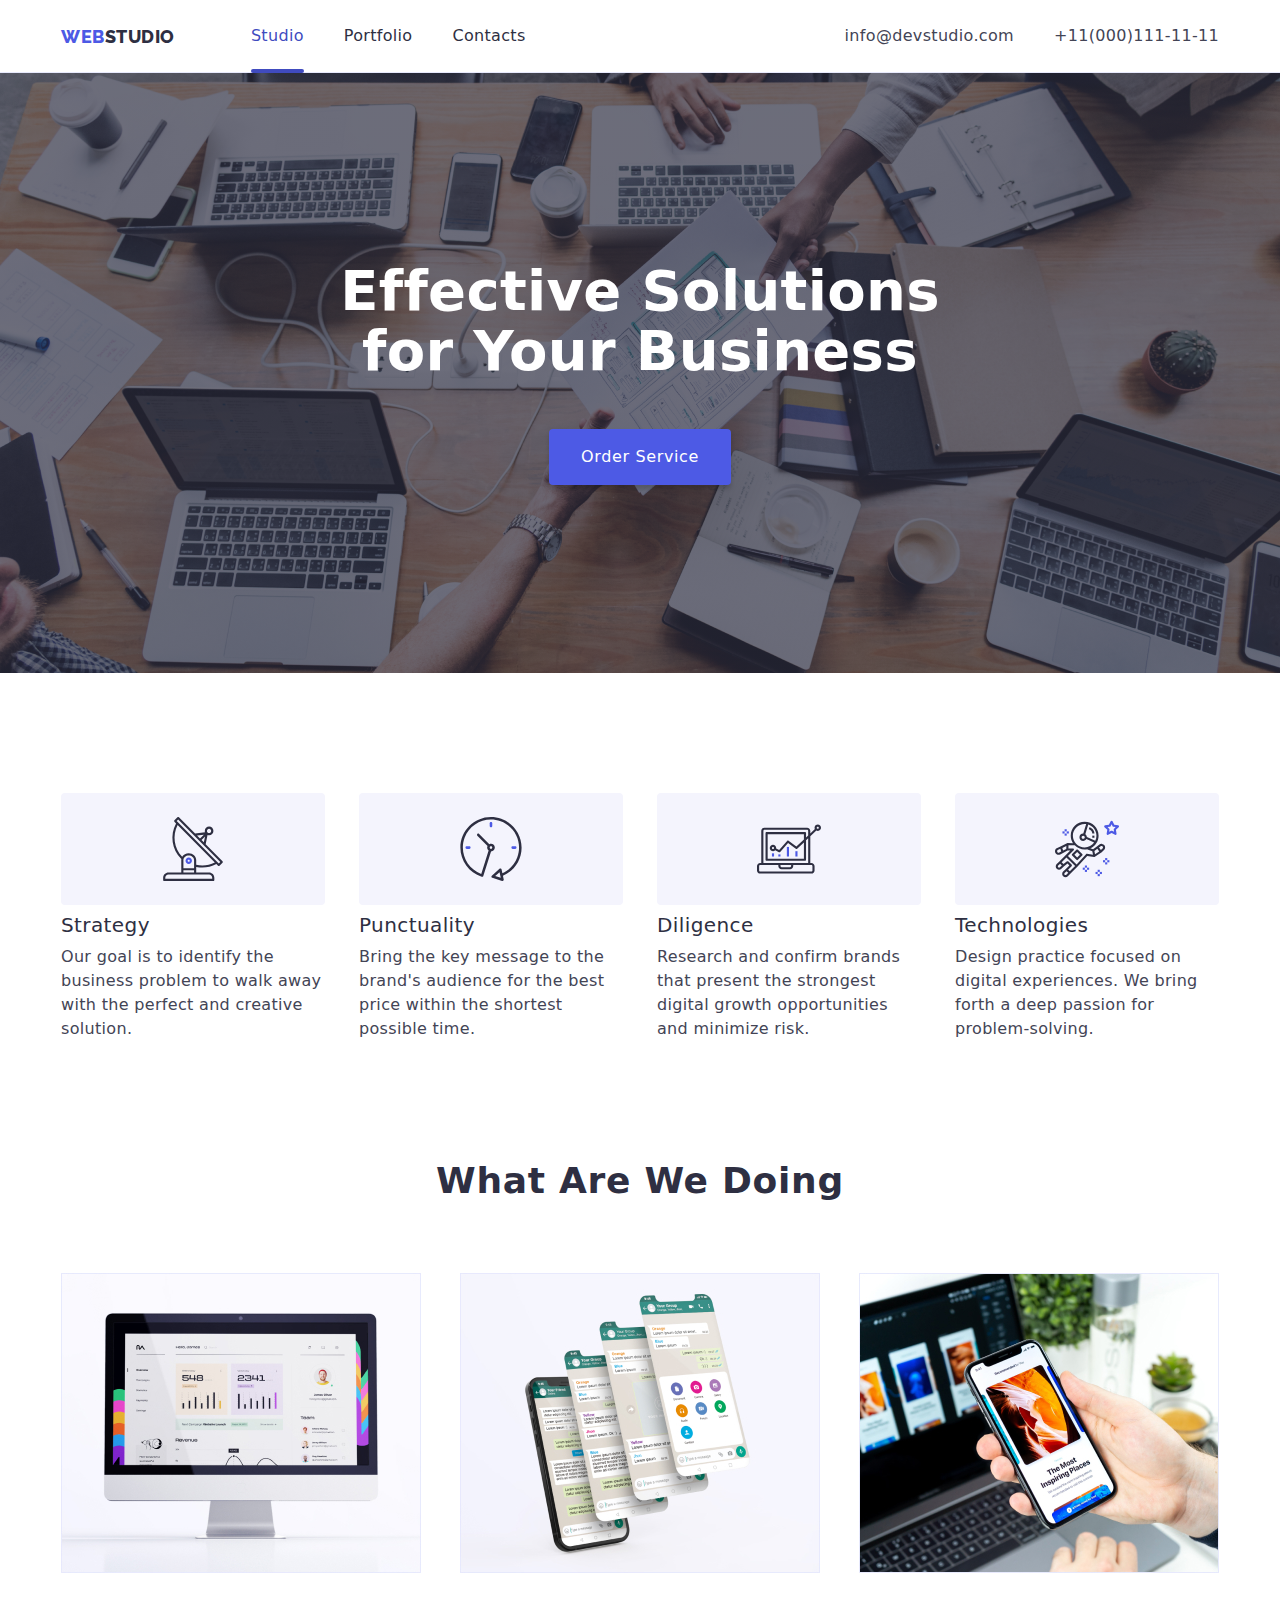
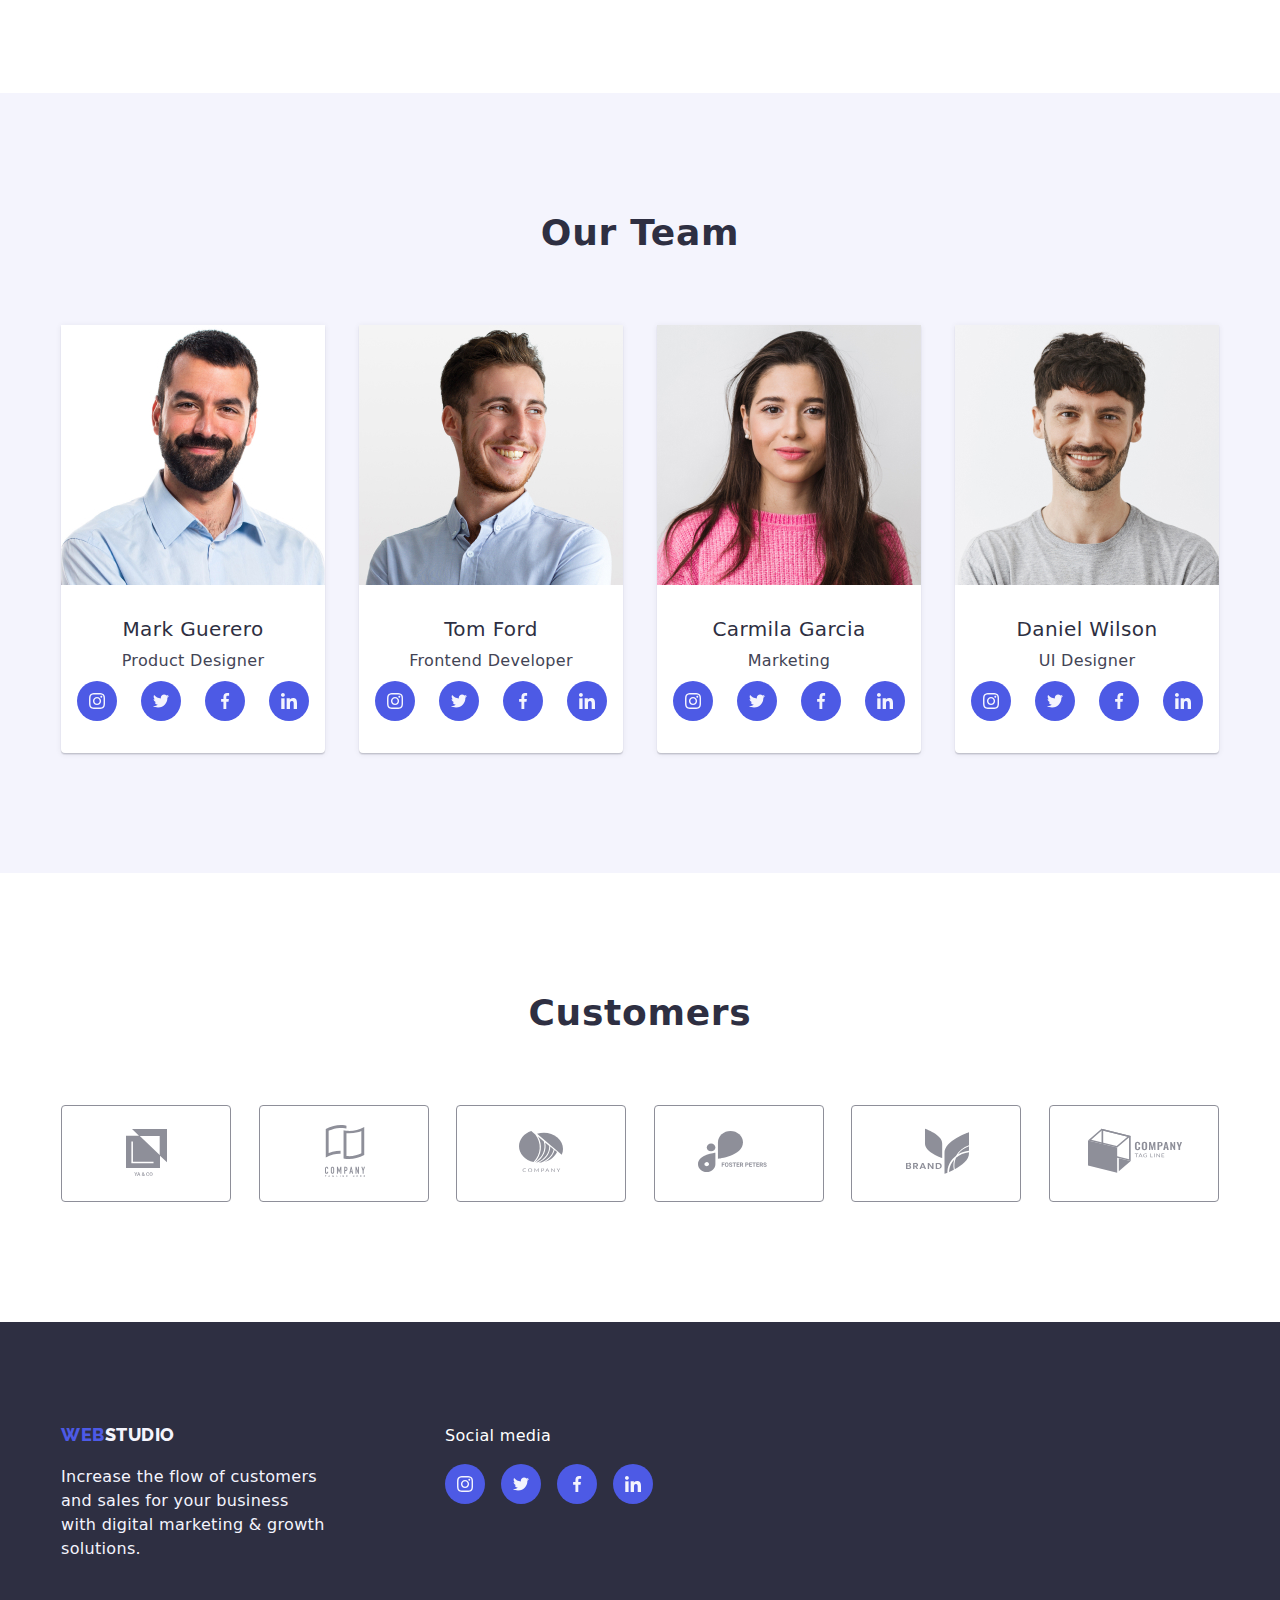
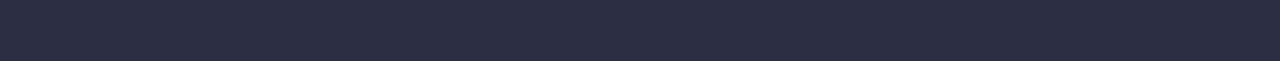
<file: index.html>
<!DOCTYPE html>
<html lang="en">
<head>
    <meta charset="UTF-8">
    <meta name="description" content="WebStudio HomeWork2 HTML">
    <title>Rome_HW5-Web Studio</title>
    <link href="https://fonts.googleapis.com/css2?family=Raleway:wght@800&family=Roboto:wght@400;500;700;900&display=swap" rel="stylesheet">
    <link rel="stylesheet" href="./css/style.css"/>
    <!-- CSS Normalizer -->
    <link rel="stylesheet" href="https://cdnjs.cloudflare.com/ajax/libs/modern-normalize/2.0.0/modern-normalize.min.css" />
</head>
<body>
    <header class="header">
      <div class="container header-container">
            <nav class="nav">
                <a class="nav-pagelogo" href="./index.html">Web<span class="nav-pagelogo-style">Studio</span></a>
                <ul class="nav-list">
                    <li class="nav-list-item" ><a class="nav-link studio-active" href="./index.html"> Studio </a> </li>
                    <li class="nav-list-item"><a class ="nav-link "  href="./portfolio.html"> Portfolio</a> </li>   
                    <li class="nav-list-item"> <a class ="nav-link"  href="./studio.html"> Contacts </a></li> 
                </ul>
            </nav>
            <address class="address">
                <ul class="address-list">
                    <li  class="address-list-item"><a class="address-link" href="mailto:info@devstudio.com"> info@devstudio.com</a></li>
                    <li class="address-list-item"><a  class="address-link" href="tel:+11(000)111-11-11"> +11(000)111-11-11 </a></li>
                </ul>
            </address>
      </div>
    </header>

    <main class="main">
        <section class="hero-section">
        <div class="container hero-container">
           <h1 class="hero-title"> Effective Solutions <br> for Your Business</h1>
           <button  type="button" class="hero-button" data-modal-open>Order Service</button>
        </div>
        </section>

        <!-- modal window -->
        <div class="window-backdrop is-hidden" data-modal>
            <div class="modal">
                <button type="button" class="close" data-modal-close>
                    <svg class="icon" width="8" height="8">
                        <use href="./images/icons.svg#close"></use>
                    </svg>
                </button>
            </div>
        </div>
      

        <section class="section about-section ">
            <div class="container about-container"> 
                <h2 hidden class="about-title"> Values</h2>
                <ul class="about-list">
                    <li  class="about-list-item"> 
                        <img class="about-img" src="images/antenna-icon.svg" alt="antenna-icon" width="">
                        <h3 class="about-header">Strategy </h3>
                        <p class="about-description"> Our goal is to identify the business
                            problem to walk away with the perfect and creative solution. </p> 
                    </li>
                    <li  class="about-list-item"> 
                        <img class="about-img" src="images/clock-icon.svg" alt="clock-icon" width="">
                        <h3 class="about-header">Punctuality</h3> 
                        <p  class="about-description">Bring the key message to the brand's audience for the best price within the shortest possible time.   </p>   
                    </li>
                    <li class="about-list-item"> 
                        <img class="about-img" src="images/diagram-icon.svg" alt="diagram-icon" width="">
                        <h3 class="about-header">Diligence</h3>
                        <p class="about-description">  Research and confirm brands that present the strongest digital growth opportunities and minimize risk.</p>
                        
                    </li>
                    <li class="about-list-item"> 
                        <img class="about-img" src="images/astronaut-icon.svg" alt="astronaut-icon" width="">
                        <h3 class="about-header">Technologies </h3>
                        <p class="about-description"> Design practice focused on digital experiences. We bring forth a deep passion for problem-solving. </p>
                    </li>
                </ul>
            </div>
        </section>

        <section class=" section solution-section"> 
            <div class="container solution-container">
                <h2 class="solution-title"> What Are We Doing</h2>
                <ul class="solution-list">
                    <li class ="solution-list-item"> <img class="solution-item-img" src="images/desktop-img.jpg" alt=" desktop solution" width="360"> </li>
                    <li class ="solution-list-item"><img class="solution-item-img" src="images/mobile-img.jpg" alt=" mobile solution" width="360">  </li>
                    <li class ="solution-list-item"> <img class="solution-item-img" src="images/hybrid-img.jpg" alt=" hybrid solution" width="360">  </li>
                </ul>
            </div>
        </section>

        <section class=" section team-section">
            <div class="container team-container"> 
                <h2 class="team-title">  Our Team</h2>
                <ul class="team-list">
                    <li  class="team-list-item">
                        <img src="images/img1.jpg" alt="employee1" width="264">
                        <div class="team-list-details"> 
                            <h3 class="team-name"> Mark Guerero</h3> 
                            <p class="team-job-description"> Product Designer</p>
                            <ul class="team-social-media-lists">
                                <li class="team-social-media-item"> <a href="#" target="blank">
                                    <svg class="team-social-media-icon" width="16" height="16">
                                        <use href="images/icons.svg#instagram"> </use>
                                    </svg> </a>
                                </li>
                                <li class="team-social-media-item"> <a  href="#" target="blank">
                                        <svg class="team-social-media-icon" width="16" height="16">
                                            <use href="images/icons.svg#twitter"> </use>
                                        </svg> </a>
                                </li>
                                <li class="team-social-media-item"> <a href="#" target="blank">
                                        <svg class="team-social-media-icon" width="16" height="16">
                                            <use href="images/icons.svg#facebook"> </use>
                                        </svg> </a>
                                </li>
                                <li class="team-social-media-item"> <a href="#" target="blank">
                                    <svg class="team-social-media-icon" width="16" height="16">
                                        <use href="images/icons.svg#linkedin"> </use>
                                    </svg> </a>
                                </li>
                            </ul>
                        </div>
                     </li>
                     <li class="team-list-item"> <img src="images/img2.jpg" alt="employee2" width="264">
                         <div class="team-list-details">    
                            <h3 class="team-name"> Tom Ford </h3> 
                            <p class="team-job-description">Frontend Developer </p>
                            <ul class="team-social-media-lists">
                                <li class="team-social-media-item"> <a href="#" target="blank">
                                        <svg class="team-social-media-icon" width="16" height="16">
                                            <use href="images/icons.svg#instagram"> </use>
                                        </svg> </a>
                                </li>
                                <li class="team-social-media-item"> <a href="#" target="blank">
                                        <svg class="team-social-media-icon" width="16" height="16">
                                            <use href="images/icons.svg#twitter"> </use>
                                        </svg> </a>
                                </li>
                                <li class="team-social-media-item"> <a href="#" target="blank">
                                        <svg class="team-social-media-icon" width="16" height="16">
                                            <use href="images/icons.svg#facebook"> </use>
                                        </svg> </a>
                                </li>
                                <li class="team-social-media-item"> <a href="#" target="blank">
                                        <svg class="team-social-media-icon" width="16" height="16">
                                            <use href="images/icons.svg#linkedin"> </use>
                                        </svg> </a>
                                </li>
                            </ul>
                        </div>
                     </li>    
                     <li class="team-list-item"><img src="images/img3.jpg" alt="employee3" width="264">
                         <div class="team-list-details"> 
                            <h3 class="team-name">Carmila Garcia </h3> 
                            <p class="team-job-description"> Marketing </p>
                            <ul class="team-social-media-lists">
                                <li class="team-social-media-item"> <a href="#" target="blank">
                                        <svg class="team-social-media-icon" width="16" height="16">
                                            <use href="images/icons.svg#instagram"> </use>
                                        </svg> </a>
                                </li>
                                <li class="team-social-media-item"> <a href="#" target="blank">
                                        <svg class="team-social-media-icon" width="16" height="16">
                                            <use href="images/icons.svg#twitter"> </use>
                                        </svg> </a>
                                </li>
                                <li class="team-social-media-item"> <a href="#" target="blank">
                                        <svg class="team-social-media-icon" width="16" height="16">
                                            <use href="images/icons.svg#facebook"> </use>
                                        </svg> </a>
                                </li>
                                <li class="team-social-media-item"> <a href="#" target="blank">
                                        <svg class="team-social-media-icon" width="16" height="16">
                                            <use href="images/icons.svg#linkedin"> </use>
                                        </svg> </a>
                                </li>
                            </ul>
                        </div>
                     </li>
                     <li class="team-list-item"><img src="images/img4.jpg" alt="employee4" width="264">
                        <div class="team-list-details">
                            <h3 class="team-name"> Daniel Wilson  </h3>
                            <p class="team-job-description"> UI Designer</p>
                            <ul class="team-social-media-lists">
                                <li class="team-social-media-item"> <a href="#" target="blank">
                                        <svg class="team-social-media-icon" width="16" height="16">
                                            <use href="images/icons.svg#instagram"> </use>
                                        </svg> </a>
                                </li>
                                <li class="team-social-media-item"> <a href="#" target="blank">
                                        <svg class="team-social-media-icon" width="16" height="16">
                                            <use href="images/icons.svg#twitter"> </use>
                                        </svg> </a>
                                </li>
                                <li class="team-social-media-item"> <a href="#" target="blank">
                                        <svg class="team-social-media-icon" width="16" height="16">
                                            <use href="images/icons.svg#facebook"> </use>
                                        </svg> </a>
                                </li>
                                <li class="team-social-media-item"> <a href="#" target="blank">
                                        <svg class="team-social-media-icon" width="16" height="16">
                                            <use href="images/icons.svg#linkedin"> </use>
                                        </svg> </a>
                                </li>
                            </ul>
                        </div>   
                    </li>
                </ul>
            </div>
        </section>
        <section class="customer-section">
            <div class="container customer-container">
                <h2 class="customer-title"> Customers</h2>
                <ul class="customer-list">
                    <li class="customer-list-item"> 
                        <svg class="customer-icon" width="104" height="56"> <use href="images/icons.svg#customer1"> </use> </svg>
                </li>
                    <li class="customer-list-item customer2">
                        <svg class="customer-icon" width="104" height="56">
                            <use href="images/icons.svg#customer2"> </use>
                        </svg>
                    </li>
                    <li class="customer-list-item">
                        <svg class="customer-icon" width="104" height="56">
                            <use href="images/icons.svg#customer3"> </use>
                        </svg>
                    </li>
                    <li class="customer-list-item">
                        <svg class="customer-icon" width="104" height="56">
                            <use href="images/icons.svg#customer4"> </use>
                        </svg>
                    </li>
                    <li class="customer-list-item">
                        <svg class="customer-icon" width="104" height="56">
                            <use href="images/icons.svg#customer5"> </use>
                        </svg>
                    </li>
                    <li class="customer-list-item">
                        <svg class="customer-icon" width="104" height="56">
                            <use href="images/icons.svg#customer6"> </use>
                        </svg>
                    </li>
                </ul>
            </div>

        </section>

    </main>

    <footer class="footer-logo"> 

        <ul class="footer-logo-social-media-list container">
            <li class="footer-container">
                <a class="footer-logo-web" href="/goit-markup-hw-03">Web<span class="footer-logo-studio">Studio</span></a>
                <p class="footer-logo-description"> Increase the flow of customers and sales for your business with digital marketing & growth solutions.  </p>
            </li>

            <li class="footer-social-media-items">
                <p class="footer-smedia-header"> Social media </p>
                <ul class="footer-social-media-list"> 
                    <li class="footer-social-media-item"> <a href="#" target="blank">
                            <svg class="footer-social-media-icon" width="16" height="16">
                                <use href="images/icons.svg#instagram"> </use>
                            </svg> </a>
                    </li>
                    <li class="footer-social-media-item"> <a href="#" target="blank">
                            <svg class="footer-social-media-icon" width="16" height="16">
                                <use href="images/icons.svg#twitter"> </use>
                            </svg> </a>
                    </li>
                    <li class="footer-social-media-item"> <a href="#" target="blank">
                            <svg class="footer-social-media-icon" width="16" height="16">
                                <use href="images/icons.svg#facebook"> </use>
                            </svg> </a>
                    </li>
                    <li class="footer-social-media-item"> <a href="#" target="blank">
                            <svg class="footer-social-media-icon" width="16" height="16">
                                <use href="images/icons.svg#linkedin"> </use>
                            </svg> </a>

                    </li>
                </ul>
            </li>
        </ul>
         
    </footer>
    <script src="modal.js"></script>
</body>
</html>
</file>
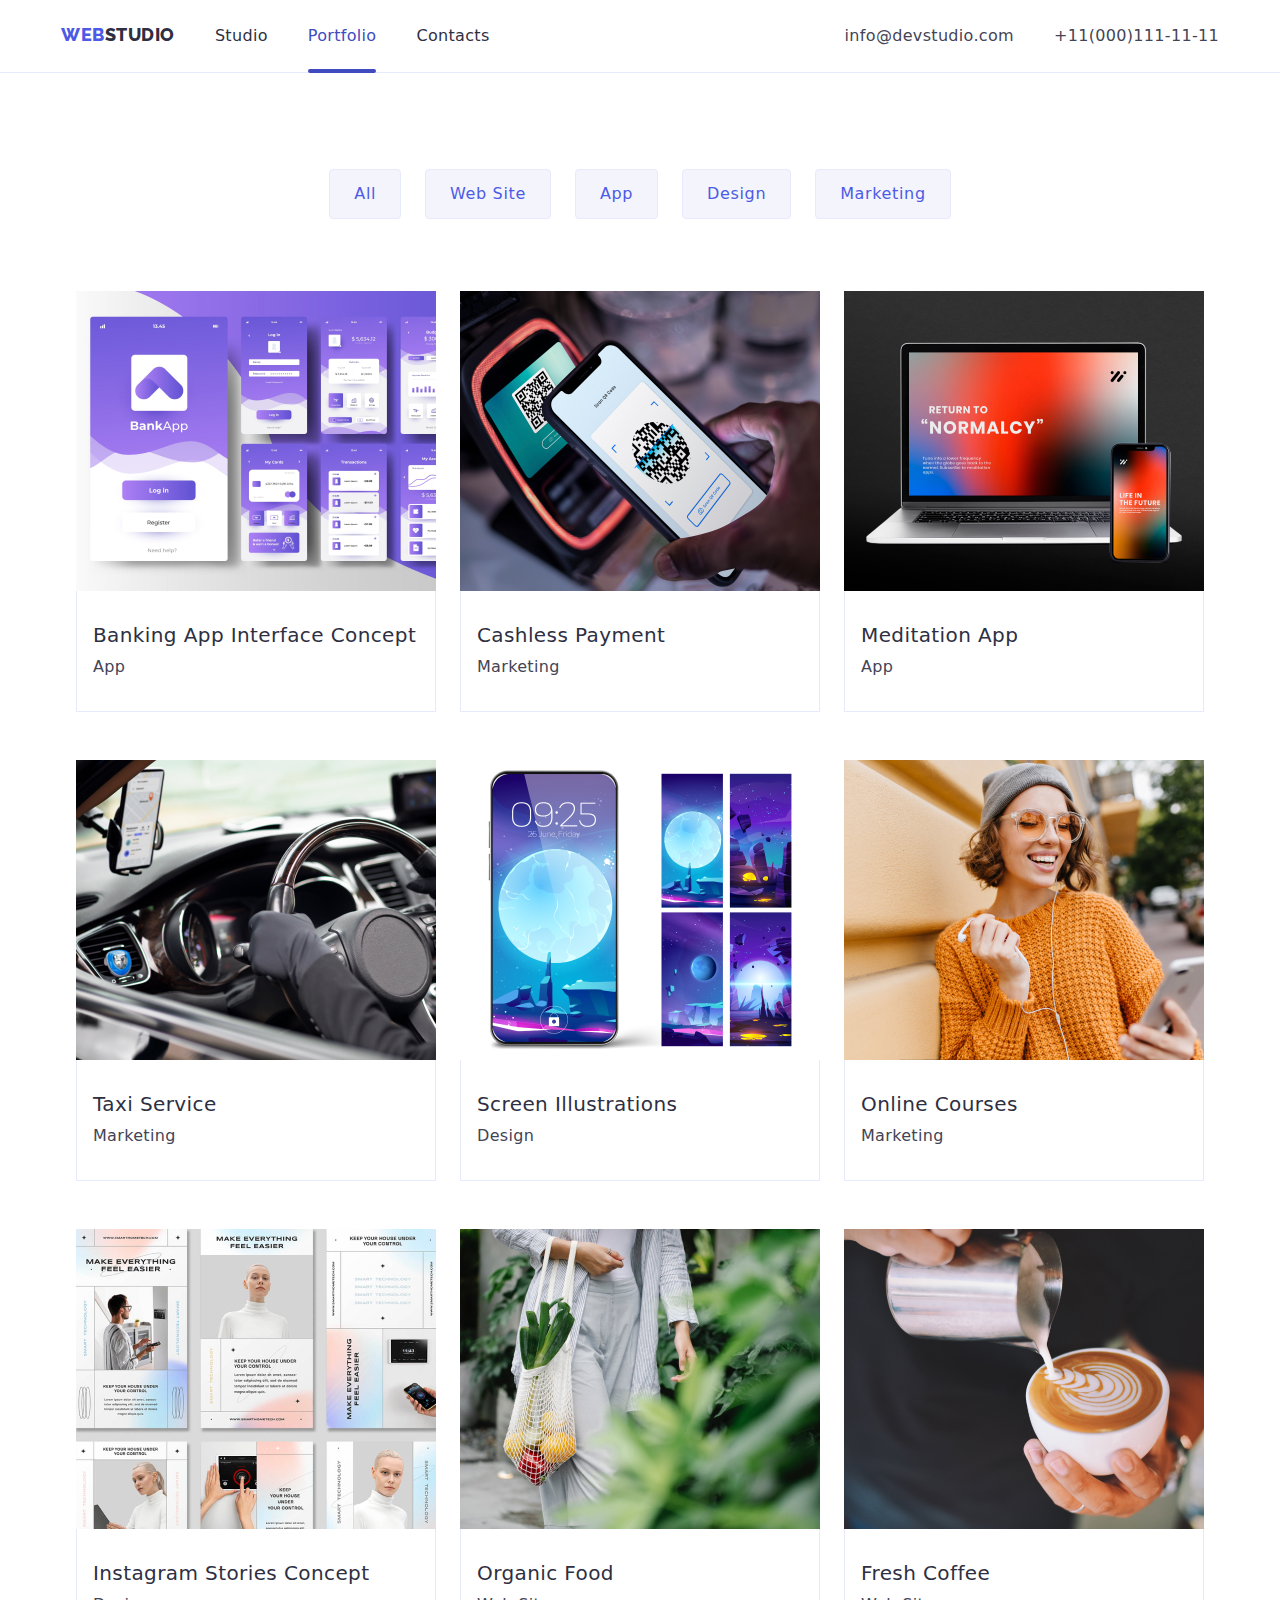
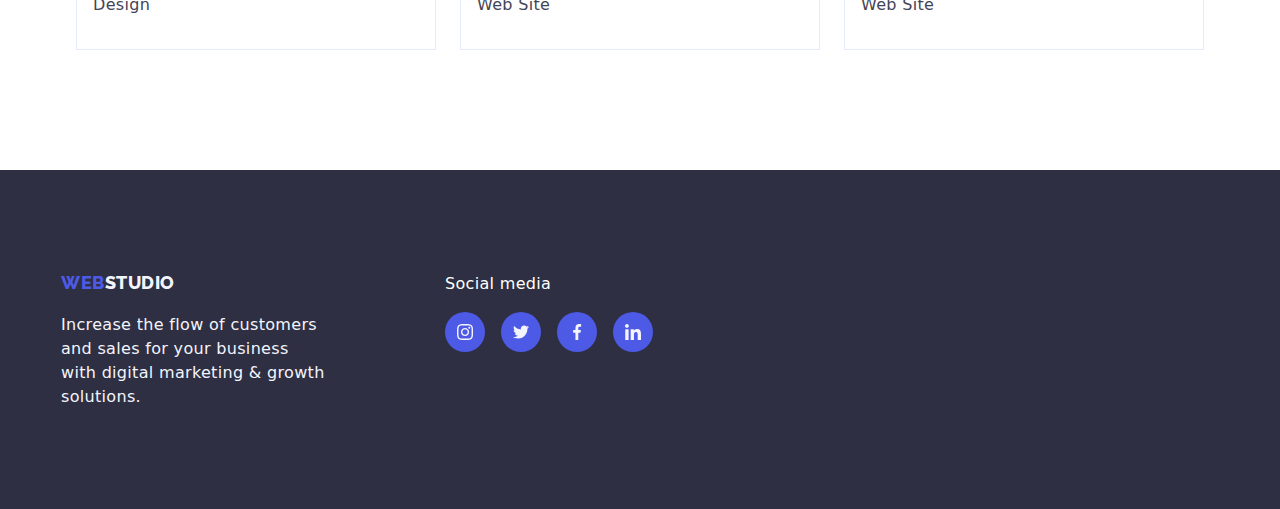
<file: portfolio.html>
<!DOCTYPE html>
<html lang="en">
<head>
    <meta charset="UTF-8">
    <meta name="viewport" content="width=device-width, initial-scale=1.0">
    <title>Rome_HW5_Porfolio</title>
    <link href="https://fonts.googleapis.com/css2?family=Raleway:wght@800&family=Roboto:wght@400;500;700;900&display=swap" rel="stylesheet">
    <link rel="stylesheet" href="./css/style.css" />
    <!-- CSS Normalizer -->
    <link rel="stylesheet" href="https://cdnjs.cloudflare.com/ajax/libs/modern-normalize/2.0.0/modern-normalize.min.css" />
</head>

<body>
         <header class="header">
            <div class="container header-container">
                <nav class="nav">
                   
                    <ul class="nav-list">
                        <a class="nav-pagelogo" href="/index.html">Web<span class="nav-pagelogo-style">Studio</span></a>
                        <li class="nav-list-item"><a class="nav-link" href="./index.html"> Studio </a> </li>
                        <li class="nav-list-item"><a class="nav-link portfolio-active" href="./portfolio.html"> Portfolio</a> </li>
                        <li class="nav-list-item"> <a class="nav-link" href="./studio.html"> Contacts </a></li>
                    </ul>
                </nav>
            
                <address class="address">
                    <ul class="address-list">
                        <li class="address-list-item"><a class="address-link" href="mailto:info@devstudio.com">
                                info@devstudio.com</a></li>
                        <li class="address-list-item"><a class="address-link" href="tel:+11(000)111-11-11"> +11(000)111-11-11 </a>
                        </li>
                    </ul>
                </address>
            </div>
         </header>

        <main>
            <section class="solution-filter">
                <div class="container solution-filter-container"> 
                    <h3 hidden class="solution-filter-header">Filter Buttons</h3>
                    <ul class="solutions-filter-list">
                        <li class="solutions-filter-list-item"> <button class="solutions-filter-list-item-button" type="button"> All </button> </li>
                        <li class="solutions-filter-list-item">  <button class="solutions-filter-list-item-button"  type="button"> Web Site </button> </li>
                        <li class="solutions-filter-list-item">  <button class="solutions-filter-list-item-button" type="button"> App </button> </li>
                        <li class="solutions-filter-list-item"> <button class="solutions-filter-list-item-button" type="button">  Design  </button> </li>
                        <li class="solutions-filter-list-item"> <button class="solutions-filter-list-item-button" type="button">Marketing </button>  </li>   
                    </ul>
                </div>
            </section>


            <section class="product-section">
                <div class="container product-container" >
                    <ul class="product-list">
                        <li class="product-list-item"> 
                            <figure class="product-card-figure">
                                <img src="./images/port-image1.jpg" alt=" " width="360"> 
                                <figcaption>
                                    14 Stylish and User-Friendly App Design Concepts · Task Manager App · Calorie Tracker App · Exotic Fruit Ecommerce
                                    App · Cloud Storage App RomePogi App
                                </figcaption>
                         </figure>
                            <div class="product-list-details"> 
                                <h3 class="product-name"> Banking App Interface Concept </h3> 
                                <p class="product-description"> App</p>
                            </div>
                        </li>
                        <li class="product-list-item"> 
                            <figure class="product-card-figure">
                                <img src="./images/port-image2.jpg" alt=" " width="360">
                                <figcaption>
                                    14 Stylish and User-Friendly App Design Concepts · Task Manager App · Calorie Tracker App · Exotic Fruit Ecommerce
                                    App · Cloud Storage App RomePogi App
                                </figcaption>
                            </figure>
                            <div class="product-list-details"> 
                                <h3 class="product-name">Cashless Payment</h3> 
                                <p class="product-description"> Marketing</p>
                         </div>
                        </li>
                        <li class="product-list-item"> 
                            <figure class="product-card-figure">
                                <img src="./images/port-image3.jpg" alt=" " width="360"> 
                                <figcaption>
                                    14 Stylish and User-Friendly App Design Concepts · Task Manager App · Calorie Tracker App · Exotic Fruit Ecommerce
                                    App · Cloud Storage App RomePogi App
                                </figcaption>
                             </figure>
                            <div class="product-list-details"> 
                                <h3 class="product-name"> Meditation App </h3> 
                                <p class="product-description"> App </p>
                            </div>
                        </li>
                        <li class="product-list-item"> 
                            <figure class="product-card-figure">
                                <img src="./images/port-image4.jpg" alt=" " width="360"> 
                                <figcaption>
                                    14 Stylish and User-Friendly App Design Concepts · Task Manager App · Calorie Tracker App · Exotic Fruit Ecommerce
                                    App · Cloud Storage App RomePogi App
                                </figcaption>
                            </figure>
                        <div class="product-list-details"> 
                                <h3 class="product-name"> Taxi Service</h3> 
                                <p class="product-description"> Marketing </p>
                         </div>
                        </li>
                        <li class="product-list-item"> 
                            <figure class="product-card-figure">
                                <img src="./images/port-image5.jpg" alt=" " width="360"> 
                                <figcaption>
                                    14 Stylish and User-Friendly App Design Concepts · Task Manager App · Calorie Tracker App · Exotic Fruit Ecommerce
                                    App · Cloud Storage App RomePogi App
                                </figcaption>
                        </figure>
                            <div class="product-list-details"> 
                                <h3 class="product-name"> Screen Illustrations</h3> 
                                <p class="product-description"> Design</p>
                            </div>
                        </li>
                        <li class="product-list-item"> 
                            <figure class="product-card-figure">
                                <img src="./images/port-image6.jpg" alt=" " width="360"> 
                                <figcaption>
                                    14 Stylish and User-Friendly App Design Concepts · Task Manager App · Calorie Tracker App · Exotic Fruit Ecommerce
                                    App · Cloud Storage App RomePogi App
                                </figcaption>
                            </figure>
                             <div class="product-list-details"> 
                                <h3 class="product-name"> Online Courses </h3>
                                <p class="product-description"> Marketing</p>
                            </div>
                        </li>

                        <li class="product-list-item">
                            <figure class="product-card-figure">
                                <img src="./images/port-image7.jpg" alt=" " width="360"> 
                                <figcaption>
                                    14 Stylish and User-Friendly App Design Concepts · Task Manager App · Calorie Tracker App · Exotic Fruit Ecommerce
                                    App · Cloud Storage App RomePogi App
                                </figcaption>
                            </figure>
                                <div class="product-list-details"> 
                                    <h3 class="product-name"> Instagram Stories Concept</h3> 
                                    <p class="product-description"> Design</p>
                                </div>
                        </li>
                        <li class="product-list-item">
                            <figure class="product-card-figure">
                                <img src="./images/port-image8.jpg" alt=" " width="360"> 
                                <figcaption>
                                    14 Stylish and User-Friendly App Design Concepts · Task Manager App · Calorie Tracker App · Exotic Fruit Ecommerce
                                    App · Cloud Storage App RomePogi App
                                </figcaption>
                            </figure>
                                <div class="product-list-details"> 
                                    <h3 class="product-name"> Organic Food </h3> 
                                    <p class="product-description"> Web Site</p>
                                </div>
                        </li>
                        <li class="product-list-item">
                            <figure class="product-card-figure">
                                <img src="./images/port-image9.jpg" alt=" " width="360"> 
                            <figcaption>
                                    14 Stylish and User-Friendly App Design Concepts · Task Manager App · Calorie Tracker App · Exotic Fruit Ecommerce
                                    App · Cloud Storage App RomePogi App
                                </figcaption>
                            </figure>
                                <div class="product-list-details"> 
                                    <h3 class="product-name"> Fresh Coffee </h3> 
                                    <p class="product-description"> Web Site</p>
                                </div>
                        </li>    
                    </ul>
                </div>
            </section>


        </main>

    <footer class="footer-logo">
    
        <ul class="footer-logo-social-media-list container">
            <li class="footer-container">
                <a class="footer-logo-web" href="/goit-markup-hw-03">Web<span class="footer-logo-studio">Studio</span></a>
                <p class="footer-logo-description"> Increase the flow of customers and sales for your business with digital
                    marketing & growth solutions. </p>
            </li>
    
            <li class="footer-social-media-items">
                <p class="footer-smedia-header"> Social media </p>
                <ul class="footer-social-media-list">
                    <li class="footer-social-media-item"> <a href="#" target="blank">
                            <svg class="footer-social-media-icon" width="16" height="16">
                                <use href="images/icons.svg#instagram"> </use>
                            </svg> </a>
                    </li>
                    <li class="footer-social-media-item"> <a href="#" target="blank">
                            <svg class="footer-social-media-icon" width="16" height="16">
                                <use href="images/icons.svg#twitter"> </use>
                            </svg> </a>
                    </li>
                    <li class="footer-social-media-item"> <a href="#" target="blank">
                            <svg class="footer-social-media-icon" width="16" height="16">
                                <use href="images/icons.svg#facebook"> </use>
                            </svg> </a>
                    </li>
                    <li class="footer-social-media-item"> <a href="#" target="blank">
                            <svg class="footer-social-media-icon" width="16" height="16">
                                <use href="images/icons.svg#linkedin"> </use>
                            </svg> </a>
                    </li>
                </ul>
            </li>
        </ul>
    
    </footer>
</body>


</html>
</file>
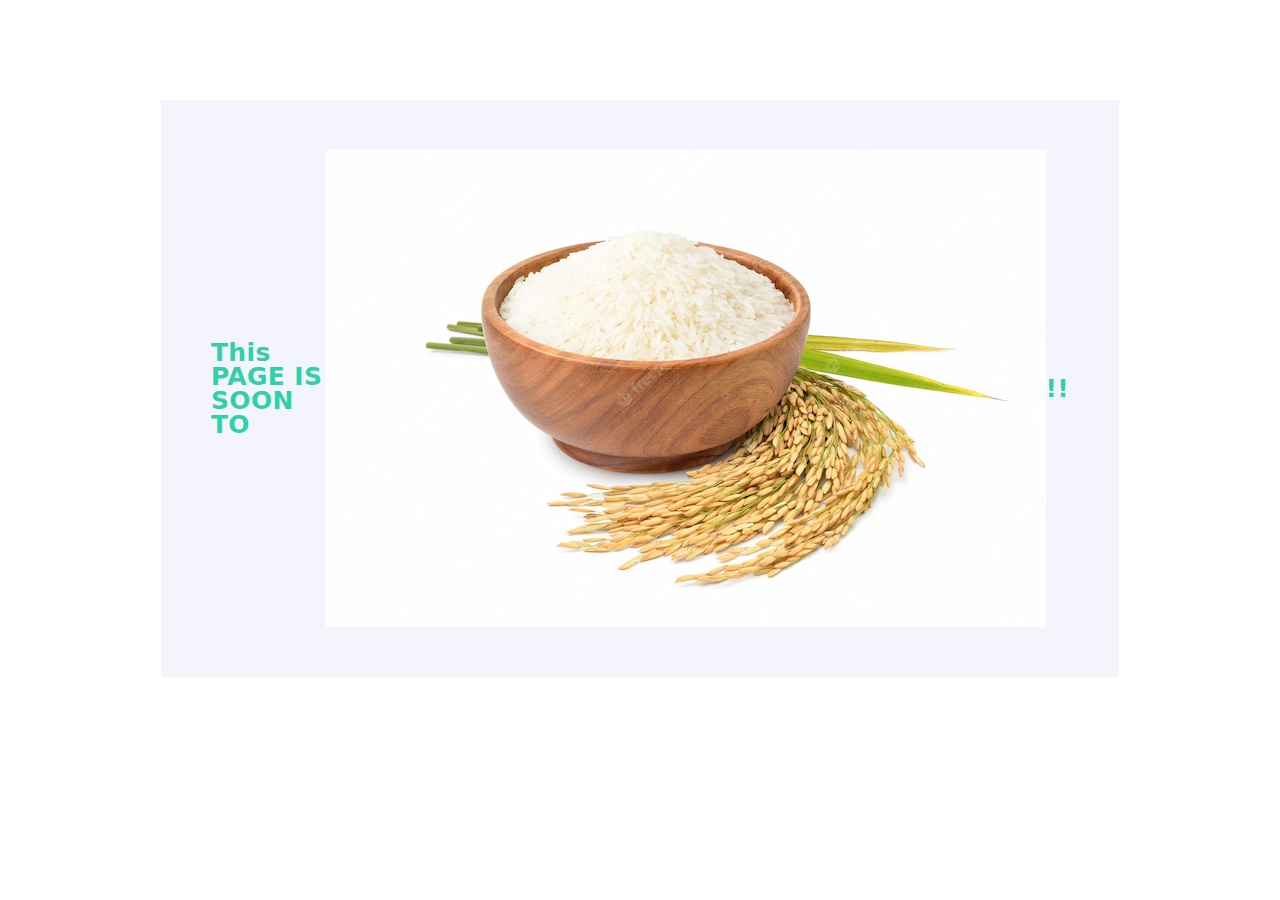
<file: studio.html>
<!DOCTYPE html>
<html lang="en">
<head>
    <meta charset="UTF-8">
    <meta name="viewport" content="width=device-width, initial-scale=1.0">
    <title>Studio</title>
    <link rel="stylesheet" href="/css/style.css" />
    <!-- CSS Normalizer -->
    <link rel="stylesheet" href="https://cdnjs.cloudflare.com/ajax/libs/modern-normalize/2.0.0/modern-normalize.min.css" />
</head>
<body>

 <div class="container">
    <h2 class="bugas">  This PAGE IS SOON TO <img src="images/jasmine-rice.jpg" alt=""  width="720"> !! </h2>

    </div>
    
</body>
</html>
</file>
<file: css/style.css>
* {
    margin: 0;
    padding: 0;
    box-sizing: border-box;
  }

  h1,
  h2,
  h3,
  h4,
  h5,
  h6,
  p,
  ul {
      margin: 0;
      padding: 0;
  }

  :root{
    --iriscolor:#4D5AE5;
    --navyblue: #2E2F42;
    --navcolor:#000000;
    --oceancolor:#404bbf;
    --whitecolor:#ffffff;
    --slatecolor: #434455;
    --cornflowercolor:#E7E9FC; /*accent*/
    --cloudcolor:#f4f4fd;
    --greencolor:#31D0AA;
    --lightslatecolor:#8e8f99;
    --navybluemodalcolor:#2E2F42;
    --greycolor:#2E2F42;
    --dairycolor:#fcfcfc;
    --transition-duration: 250ms;
  }


body{
    font-family: 'Roboto' ,sans-serif;
    font-size:16px;
    font-weight:400;
    line-height: 24px;
    letter-spacing: 0.32px;
    font-style:normal;
    color:var(--slatecolor);
}

p {
    font-size: 16px;
    font-weight: 400;
    line-height: 24px;
    letter-spacing: 0.32px;
    font-style: normal;
    color: var(--slatecolor);
}

img{
    display:block;
    max-width: 100%;
    height:auto; 
}


a{ 
    text-decoration: none;
    font-style: normal;
    font-weight:400;
    color:inherit;
 }


.container{
    width:1158px;
    margin:0 auto;
}


header {
   max-width: 100%;
    border-bottom: 1px solid var(--cornflowercolor);
    background: var(--whitecolor);
    padding-top: 24px;
    padding-bottom: 24px;
    list-style: none;
    flex-shrink: 0;
}

.header-container{
display: flex;
justify-content: space-between;

}
.nav{
display: inline-flex;
 gap:76px;   
}


.nav-list{
    list-style: none;
    display: flex;
    gap: 40px;
}


.address-list{
list-style: none;
display: flex;
gap: 40px;



}

.nav-pagelogo{
    font-family: 'Raleway';
    font-size: 18px;
    font-style: normal;
    letter-spacing: 0.54px;
    line-height:  21px;
    font-weight: 800;
    color:var(--iriscolor);
    text-transform:uppercase;
    text-decoration:none;
}
.nav-pagelogo-style{
    color:var(--navyblue) ;
}

.nav-link{
    font-size:16px;
    font-style: normal;
    font-weight:500;
    line-height: 24px;
    text-decoration:none;
    letter-spacing:0.32px;
}

.nav-link::after {
    content: '';
    height: 4px;
    width: 0px;
    background-color: var(--oceancolor);
    border-radius: 2px;
    position: absolute;
    left: 0;
    bottom: -25px;
   
}

.nav-list-item{
color: var(--navyblue);
position: relative;
}

.nav-list-item:focus, .nav-list-item:hover 
 .nav-link {
    color: var(--oceancolor);
    
}

 .nav-list-item:focus, 
 .nav-list-item:hover 
 .nav-link::after {
    width: 100%;
    transition-property: width;
    transition-duration: var(--transition-duration);
    transition-timing-function: cubic-bezier(0.4, 0, 0.2, 1);
  
}

 .studio-active::after,
 .portfolio-active::after ,.studio-active,
.portfolio-active{
    width: 100%;
    color: var(--oceancolor);
   
  
 }



.address-link{
    color:var(--slatecolor);
    font-family: inherit;
    font-size: 16px;
    font-style: normal;
    font-weight: 400;
    line-height: 24px;
    letter-spacing: 0.32px;
}
.address-link:hover,
 .address-link:focus{
    color: var(--oceancolor);
    transition-duration: var(--transition-duration);
    transition-timing-function: cubic-bezier(0.4, 0, 0.2, 1);
}

 .about-img{
    padding: 24px 100px;
    border-radius: 4px;
    background: var(--cloudcolor);

 }

.nav {

    align-items: center;
    justify-content: center;
}


.hero-section{
   
    background-color: var(--navyblue);
    padding-top: 188px;
    padding-bottom: 188px;
    background-image: linear-gradient(rgba(46, 47, 66, 0.70),
                    rgba(46, 47, 66, 0.70)),
                url("../images/hero-background.jpg");
    background-size: 1440px;
    background-repeat: no-repeat;
    background-position: center;
    margin: 0 auto;


    /* style*/
}

.hero-container{
    text-align: center;

    }


   

.hero-title {
    font-size: 56px;
    font-weight:700;
    line-height: 60px;
    letter-spacing: 0.32px; 
    color:var(--whitecolor);
    text-align: center;
 
   
 
    /* layout*/

}

.hero-button{
    font-family:inherit;
    font-size:16px;
    font-weight:500;
    line-height: 24px;
    color:var(--whitecolor);
    text-decoration:none;
    text-align: center;
    letter-spacing:0.64px;
    background-color:var(--iriscolor);
    outline: none;
    border: unset;
    padding: 16px 32px;
    display: inline-flex;
    cursor:pointer;
    border-radius: 4px;
    box-shadow: 0px 4px 4px 0px rgba(0, 0, 0, 0.15); 
    margin-top: 48px;
    transition-property: background-color;
    transition-duration: var(--transition-duration);
    transition-timing-function: cubic-bezier(0.4, 0, 0.2, 1);
    
}



.hero-button:hover,
.hero-button:focus{
    background-color: var(--oceancolor);
    box-shadow: 0px 4px 4px 0px rgba(0, 0, 0, 0.15); 
    border-radius: 4px; 

}

/* --hero-modal codes--*/

/* modal */ 
.window-backdrop {
    position: fixed;
    top: 0;
    left: 0;
    background-color: rgba(0, 0, 0, 0.5);
    width: 100%;
    height: 100%;
    pointer-events: auto;
    opacity: 1;
    transition-property: visibility, opacity;
    transition-duration: var(--transition-duration);
    transition-timing-function: cubic-bezier(0.4, 0, 0.2, 1);
}


.window-backdrop.is-hidden {
    visibility: hidden;
    opacity: 0;
    pointer-events: none;
}

.modal {
    position: absolute;
    top: 50%;
    left: 50%;
    min-width: 408px;
    min-height: 584px;
    background-color: var(--dairycolor);
    border-radius: 4px;
    box-shadow: 
        0px 2px 1px 0px rgba(0, 0, 0, 0.20),
        0px 1px 3px 0px rgba(0, 0, 0, 0.12),
        0px 1px 1px 0px rgba(0, 0, 0, 0.14);

    transform: translate(-50%, -50%) scale(1);
    transition: transform var(--transition-duration) cubic-bezier(0.4, 0, 0.2, 1);
}

.window-backdrop.is-hidden .modal {
    transform: translate(-50%, -50%) scale(0.5);
}

.modal .close {
    position: absolute;
    top: 10px;
    right: 10px;
    padding: 0;
    display: flex;
    justify-content: center;
    align-items: center;
    width: 24px;
    height: 24px;
    background-color: var(--cornflowercolor);
    color: var(--navcolor);
    border: 1px solid rgba(0, 0, 0, 0.10);
    border-radius: 15px;
    cursor: pointer;
    transition: background-color var(--transition-duration) cubic-bezier(0.4, 0, 0.2, 1);
}

.modal .close:hover,
.modal .close:focus {
    background-color: var(--oceancolor);
    fill: var(--cloudcolor);
    transition: background-color var(--transition-duration) cubic-bezier(0.4, 0, 0.2, 1);
   
    
}

/***********end of modal codes************/

.about-title,
 .solution-title, 
 .team-title, .customer-title
 {  /* header 2 */
    text-align: center;
    color: var(--navyblue);
    font-size:36px;
    font-weight:700;
    line-height: 40px;
    letter-spacing: 0.72px;
    text-transform: capitalize; 

}

.solution-filter{

    padding:96px 0 72px ;
}

.solution-list{
display:flex;
justify-content: space-between;
list-style: none;
gap: 24px;
margin-top: 72px;
}


.about-list{
    display: flex;
    list-style: none;
   gap: 24px;
   justify-content: space-between;
   }

 .about-header {
    max-width: 100%;
    margin-bottom: 8px;
    margin-top: 8px;
   
}
 
.about-list-item{
text-align: left;
justify-content: center;
width: 264px;

}

.about-header,
 .team-name, 
 .product-name {   /* header 3*/
    color: var(--navyblue);
    font-size: 20px;
    font-style: normal;
    font-weight: 500;
    line-height: 24px;
    letter-spacing: 0.4px;
}


 

 .team-list-item{
    display: block;
    justify-content: center;
    text-align: center;
    border-radius: 0px 0px 4px 4px;
    background-color: var(--whitecolor);
    box-shadow: 0px 2px 1px 0px rgba(46, 47, 66, 0.08), 0px 1px 1px 0px rgba(46, 47, 66, 0.16), 0px 1px 6px 0px rgba(46, 47, 66, 0.08);
 }

 .team-list-details{
    display: flex;
    flex-direction: column;
    justify-content: center;
    align-items: center;
    padding:32px 16px ;

 }
 .team-name{

margin-bottom: 8px;
 }


 .section, .customer-section{
    padding-top: 120px;
   

}

.solution-section,
.team-section,
.product-section, .customer-section{
    padding-bottom: 120px;


}

.team-section{
    background-color: var(--cloudcolor);
}


   

.team-list{
list-style: none;
display: flex;
justify-content: space-between;
margin-top: 72px;
gap: 24px;
}

.team-social-media-lists{
    list-style: none;
    display: flex;
    justify-content:center;
    align-items: center;
    gap: 24px;
    margin-top: 8px;

}
.team-social-media-item ,
.footer-social-media-item{
    width: 40px;
    height: 40px;
    padding: 8px;
    display: flex;
   justify-content: center;
    align-items: center;
    background: var(--iriscolor);
    border-radius: 50%;
    cursor: pointer;
    transition-property: background-color;
    transition-duration: var(--transition-duration);
    transition-timing-function: cubic-bezier(0.4, 0, 0.2, 1);
    
}
.footer-social-media-item {
    padding: 0px;
}

.team-social-media-icon, 
.footer-social-media-icon{
    display: flex;
    justify-content: center;
    align-items: center;
    align-content: center;
    vertical-align: middle;
   
}

.team-social-media-item:hover {
    background-color: var(--oceancolor);
    
}
.team-social-media-icon, 
.footer-social-media-icon{
    fill: var(--cloudcolor);
}



.about-description,
.product-description, 
.team-job-description {
    font-style: normal;
    font-size: 16px;
    font-weight: 400;
    line-height: 24px;
    letter-spacing: 0.32px;
    color: var(--slatecolor);
}


.customer-list{
    list-style: none;
    display:flex;
    justify-content:space-between;
    margin-top: 72px;
}
.customer-list-item{
    color:var(--lightslatecolor);
    border-radius: 4px;
    border: 1px solid var(--lightslatecolor);
    padding: 16px 32px;
    transition: border var(--transition-duration) cubic-bezier(0.4, 0, 0.2, 1),
            color var(--transition-duration) cubic-bezier(0.4, 0, 0.2, 1),
            border-color var(--transition-duration) cubic-bezier(0.4, 0, 0.2, 1),
            fill var(--transition-duration) cubic-bezier(0.4, 0, 0.2, 1);


}

.customer-list-item:hover {
    border: 1px solid var(--oceancolor);
    color: var(--oceancolor);

}
.customer-icon{
    fill:currentColor;

}

.footer-logo-web,
.footer-logo-studio{
    font-family: 'Raleway';
    font-size: 18px;
    letter-spacing: 0.54px;
    line-height:  21px;
    font-weight: 800;
    color:var(--iriscolor);
    text-transform:uppercase;
    text-decoration:none;
   
}
.footer-logo{
    background-color: var(--navyblue);
    padding-top: 101.5px;
    padding-bottom: 100px;


}


.footer-logo-studio {
color:var(--cloudcolor);
}
 .footer-logo-description {
    color: var(--cloudcolor);
    font-size: 16px;
    font-style: normal;
    font-weight: 400;
    line-height: 24px;
    letter-spacing: 0.32px;
    width: 264px;
    margin-top: 17.5px;
 }

 .footer-smedia-header{
    color: var(--whitecolor);
    display: flex;
    justify-content: flex-start;
    margin-bottom: 16px;
 }

 .footer-social-media-list{
    display:flex;
    justify-content: center;
    gap: 16px;
 
 }
 .footer-social-media-items{
    margin-left: 120px;

 }

  .footer-social-media-item:hover{
    background-color: var(--greencolor);
    transition-duration: var(--transition-duration);
    transition-timing-function: cubic-bezier(0.4, 0, 0.2, 1);
   
  }

 .footer-logo-social-media-list{
    list-style: none;
    display:flex;
    align-items:flex-start;
    
  

 }



.solutions-filter-list{
justify-content: center;
align-items: center;
display: flex;
list-style: none;
column-gap: 24px;

    
}



.solutions-filter-list-item-button {
    /* Portfolio Button Text */
color: var(--iriscolor); 
font-family: inherit;
font-size: 16px;
font-style: normal;
font-weight: 500;
line-height: 24px;
letter-spacing: 0.64px; 
padding: 12px 24px;
background-color:var(--cloudcolor);
outline:unset;
border: 1px solid var(--cornflowercolor);
border-radius: 4px;
cursor:pointer;
transition: color var(--transition-duration) cubic-bezier(0.4, 0, 0.2, 1),
            background-color var(--transition-duration) cubic-bezier(0.4, 0, 0.2, 1),
            border-color var(--transition-duration) cubic-bezier(0.4, 0, 0.2, 1), 
            box-shadow  var(--transition-duration) cubic-bezier(0.4, 0, 0.2, 1);
}


.solutions-filter-list-item-button:hover{
    color:var(--whitecolor);
    background-color: var(--oceancolor);
    border-color: var(--oceancolor) ;
    box-shadow: 0px 2px 2px 0px rgba(0, 0, 0, 0.12), 
                0px 2px 1px 0px rgba(0, 0, 0, 0.08),
                0px 3px 1px 0px rgba(0, 0, 0, 0.10);
    
}
.product-list{
    max-width: 100%;
    margin-left: auto;
    margin-right: auto;
    display: flex;
    flex-wrap: wrap;
    column-gap: 24px;
    row-gap: 48px;
    justify-content: center;
    list-style: none;
   
   
   

}

.product-list-item{
flex-basis: calc((1158px- 48px)/3);
background-color: var(--whitecolor);
cursor: pointer;
transition:background-color var(--transition-duration) cubic-bezier(0.4, 0, 0.2, 1),
           border var(--transition-duration) cubic-bezier(0.4, 0, 0.2, 1),
           box-shadow var(--transition-duration) cubic-bezier(0.4, 0, 0.2, 1);
}

.product-list-details{
    display: flex;
    padding: 32px 16px;
    flex-direction: column;
    justify-content: center;
    align-items: flex-start;
   /* align-self: stretch;*/
    border: 1px   solid var(--cornflowercolor);
    border-top: 0px;

}

.product-list-item:focus,
.product-list-item:hover 
.product-list-details{
        border: var(--cloudcolor);
        box-shadow: 
                0px 2px 1px 0px rgba(46, 47, 66, 0.08),
                0px 1px 1px 0px rgba(46, 47, 66, 0.16),
                0px 1px 6px 0px rgba(46, 47, 66, 0.08);
        }


.product-name{
margin-bottom: 8px;
}



/**********portfolio-card-overlay ************/
.product-card-figure {
    position: relative;
    overflow: hidden;
}

.product-card-figure figcaption {
    position: absolute;
    top: 0px;
    left: 0px;
    width: 100%;
    height: 100%;
    background-color: var(--iriscolor);
    padding: 40px;
    font-size: 16px;
    font-style: normal;
    font-weight: 400;
    line-height: 24px;
    letter-spacing: 0.32px;
    color: var(--cloudcolor);
    transition: transform var(--transition-duration) cubic-bezier(0.4, 0, 0.2, 1);
    transform: translateY(100%);

}

.product-list-item:hover figcaption {
    transform: translateY(0);
}






.bugas{
    max-width: 100%;
    max-height: 100%;
    display: flex;
    align-content: center;
    align-items: center;
    flex-grow: 1;
    animation:infinite 3s;
    align-items: center;
    align-self: center;
    padding: 50px;
    background-color: var(--cloudcolor);
    color: var(--greencolor);
    font-size: 25px;
    justify-content: center;
    margin:100px;
}
</file>
